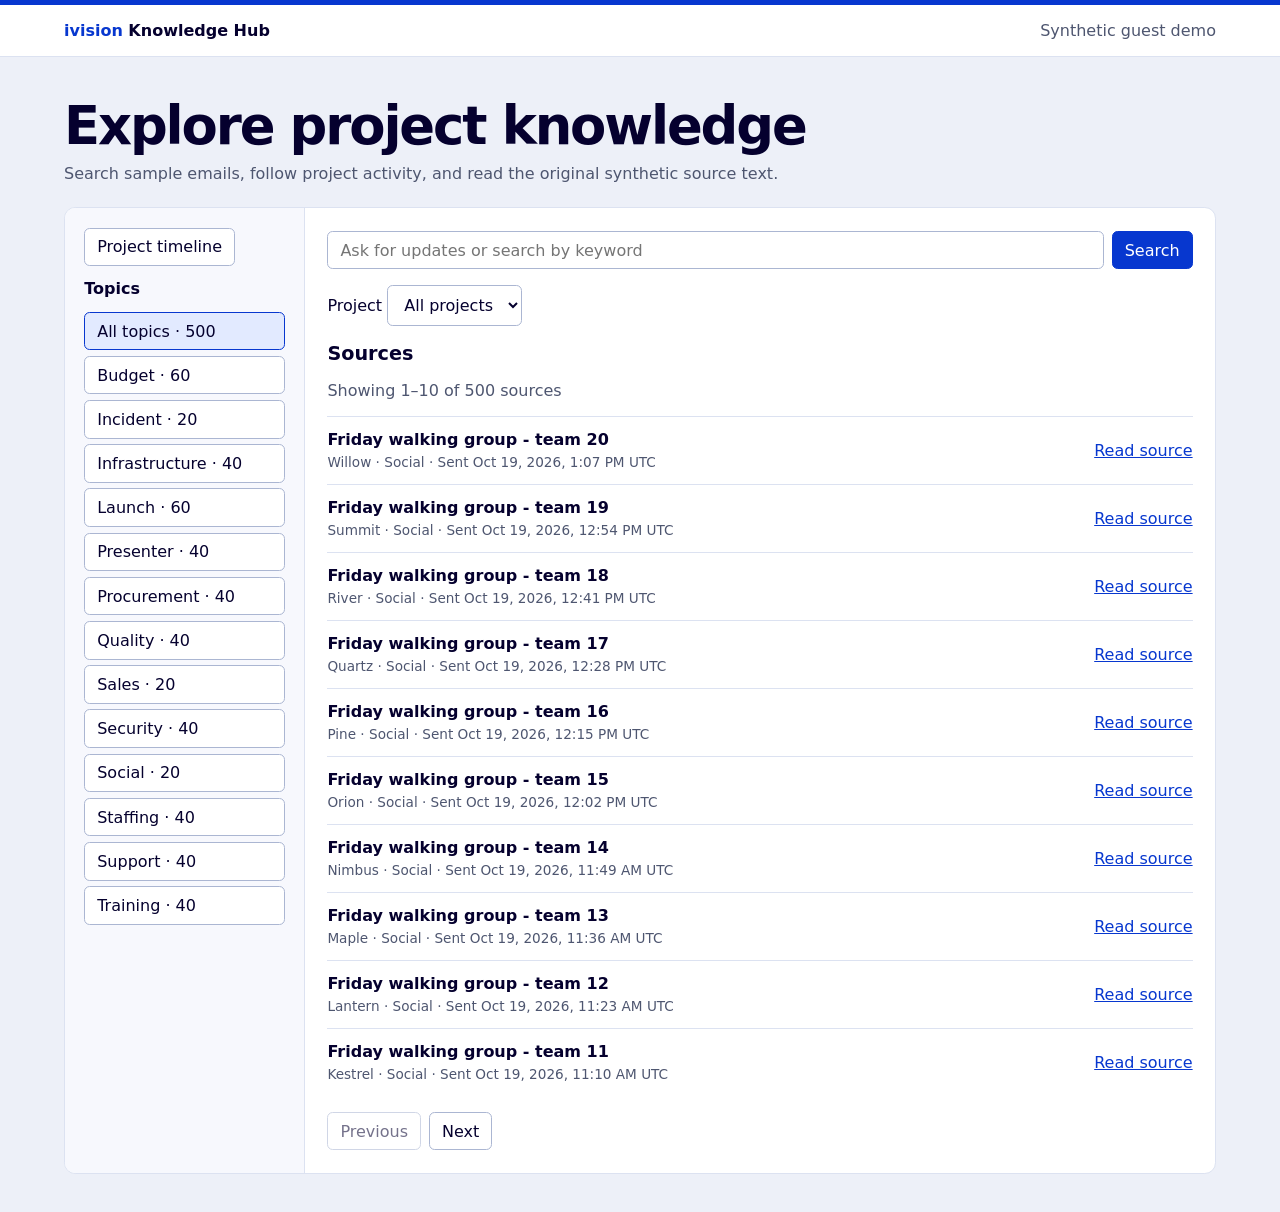
<file: index.html>
<!doctype html>
<html lang="en">
<head>
  <meta charset="utf-8">
  <meta name="viewport" content="width=device-width, initial-scale=1">
  <meta http-equiv="Content-Security-Policy" content="default-src 'self'; object-src 'none'; base-uri 'none'; form-action 'self'">
  <title>iVision Knowledge Hub · Guest demo</title>
  <link rel="stylesheet" href="styles.css">
  <script src="live-config.js" defer></script>
  <script src="app.js" defer></script>
</head>
<body>
  <header><a href="./"><strong>ivision</strong> Knowledge Hub</a><span>Synthetic guest demo</span></header>
  <main>
    <h1>Explore project knowledge</h1>
    <p class="intro">Search sample emails, follow project activity, and read the original synthetic source text.</p>
    <div class="workspace">
      <aside aria-label="Browse">
        <p id="operator-link" hidden><a>Review &amp; Approve</a></p>
        <button id="timeline" type="button" aria-pressed="false">Project timeline</button>
        <h2>Topics</h2>
        <div id="topics"></div>
      </aside>
      <section aria-labelledby="view-title">
        <form id="search">
          <input id="query" type="search" maxlength="300" aria-label="Search emails" placeholder="Ask for updates or search by keyword" autocomplete="off">
          <button type="submit">Search</button>
        </form>
        <label for="project">Project</label>
        <select id="project"><option value="">All projects</option></select>
        <h2 id="view-title">Sources</h2>
        <p id="summary" role="status">Loading synthetic sources…</p>
        <div id="results"></div>
        <nav aria-label="Result pages">
          <button id="prev" type="button" disabled>Previous</button>
          <button id="next" type="button" disabled>Next</button>
        </nav>
      </section>
    </div>
  </main>
  <noscript>Enable JavaScript to browse this demo.</noscript>
</body>
</html>
</file>
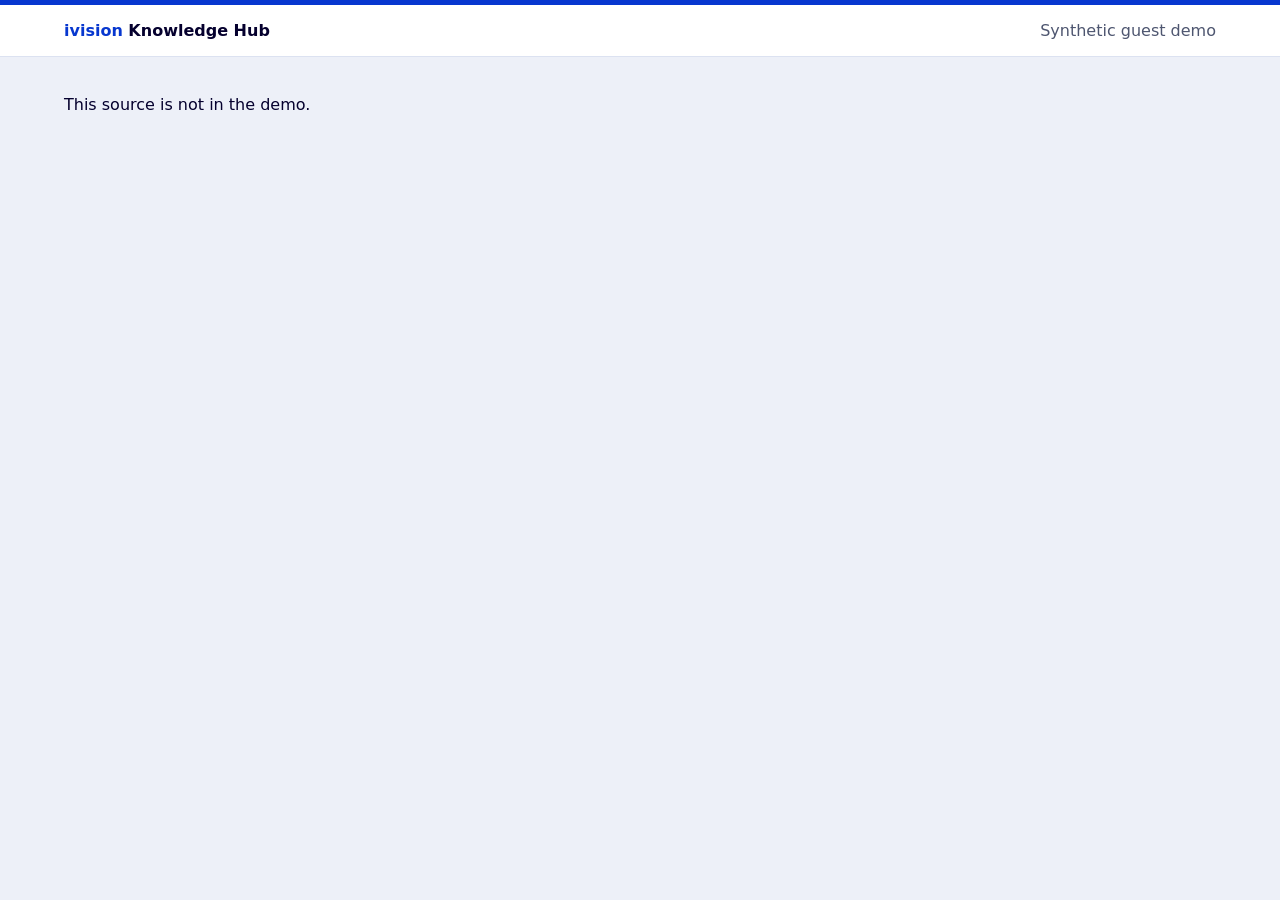
<file: source.html>
<!doctype html>
<html lang="en">
<head>
  <meta charset="utf-8">
  <meta name="viewport" content="width=device-width, initial-scale=1">
  <meta http-equiv="Content-Security-Policy" content="default-src 'self'; object-src 'none'; base-uri 'none'">
  <title>Source · iVision Knowledge Hub</title>
  <link rel="stylesheet" href="styles.css">
  <script src="live-config.js" defer></script>
  <script src="app.js" defer></script>
</head>
<body>
  <header><a href="./"><strong>ivision</strong> Knowledge Hub</a><span>Synthetic guest demo</span></header>
  <main id="source" aria-live="polite">Loading synthetic source…</main>
</body>
</html>
</file>
<file: styles.css>
:root{font:16px system-ui,sans-serif;color:#05002e;background:#edf0f8;accent-color:#0737cf}
*{box-sizing:border-box}
body{margin:0}
header{background:#fff;border-top:.32rem solid #0737cf;padding:1rem max(1rem,calc((100% - 72rem)/2));display:flex;justify-content:space-between;align-items:center;gap:1rem;border-bottom:1px solid #dce2f1}
header a{color:inherit;text-decoration:none;font-weight:700}
header strong,a{color:#0737cf}
header span,.intro,#summary,.meta{color:#4e5670}
main{max-width:74rem;padding:0 1rem;margin:2.4rem auto}
h1{font-size:clamp(2rem,5vw,3.3rem);letter-spacing:-.04em;margin:0}
.intro{margin:.5rem 0 1.5rem}
.workspace{display:grid;grid-template-columns:15rem minmax(0,1fr);background:#fff;border:1px solid #dce2f1;border-radius:.7rem;overflow:hidden}
aside{padding:1.2rem;background:#f7f8fd;border-right:1px solid #dce2f1}
section{padding:1.4rem;min-width:0}
h2{font-size:1.2rem}
aside h2{font-size:1rem}
button,input,select{font:inherit;padding:.55rem .75rem;border:1px solid #abb6d2;border-radius:.35rem;background:#fff;color:inherit}
button{cursor:pointer}
button:disabled{cursor:default;opacity:.55}
button[aria-pressed=true]{background:#e2eaff;border-color:#0737cf}
#topics{display:grid;gap:.35rem}
#topics button{text-align:left}
form{display:flex;gap:.45rem;margin-bottom:1rem}
input{min-width:0;flex:1}
form button{background:#0737cf;color:#fff;border-color:#0737cf}
article{border-top:1px solid #dce2f1;padding:.85rem 0;display:flex;justify-content:space-between;align-items:center;gap:1rem}
article h3{font-size:1rem;margin:0}
.meta{font-size:.85rem;margin:.3rem 0 0}
article a{flex:none}
.date-group{margin:1.4rem 0 .5rem;color:#4e5670;font-size:.9rem}
nav{display:flex;gap:.5rem;margin-top:1rem}
.email-body{white-space:pre-wrap;overflow-wrap:anywhere;line-height:1.65}
.source{background:#fff;border:1px solid #dce2f1;border-radius:.7rem;margin-top:1rem}
:focus-visible{outline:3px solid #0052ff;outline-offset:2px}
@media(max-width:660px){.workspace{grid-template-columns:1fr}aside{border-right:0;border-bottom:1px solid #dce2f1}#topics{display:flex;flex-wrap:wrap}article{align-items:flex-start}.intro{line-height:1.5}}
</file>
